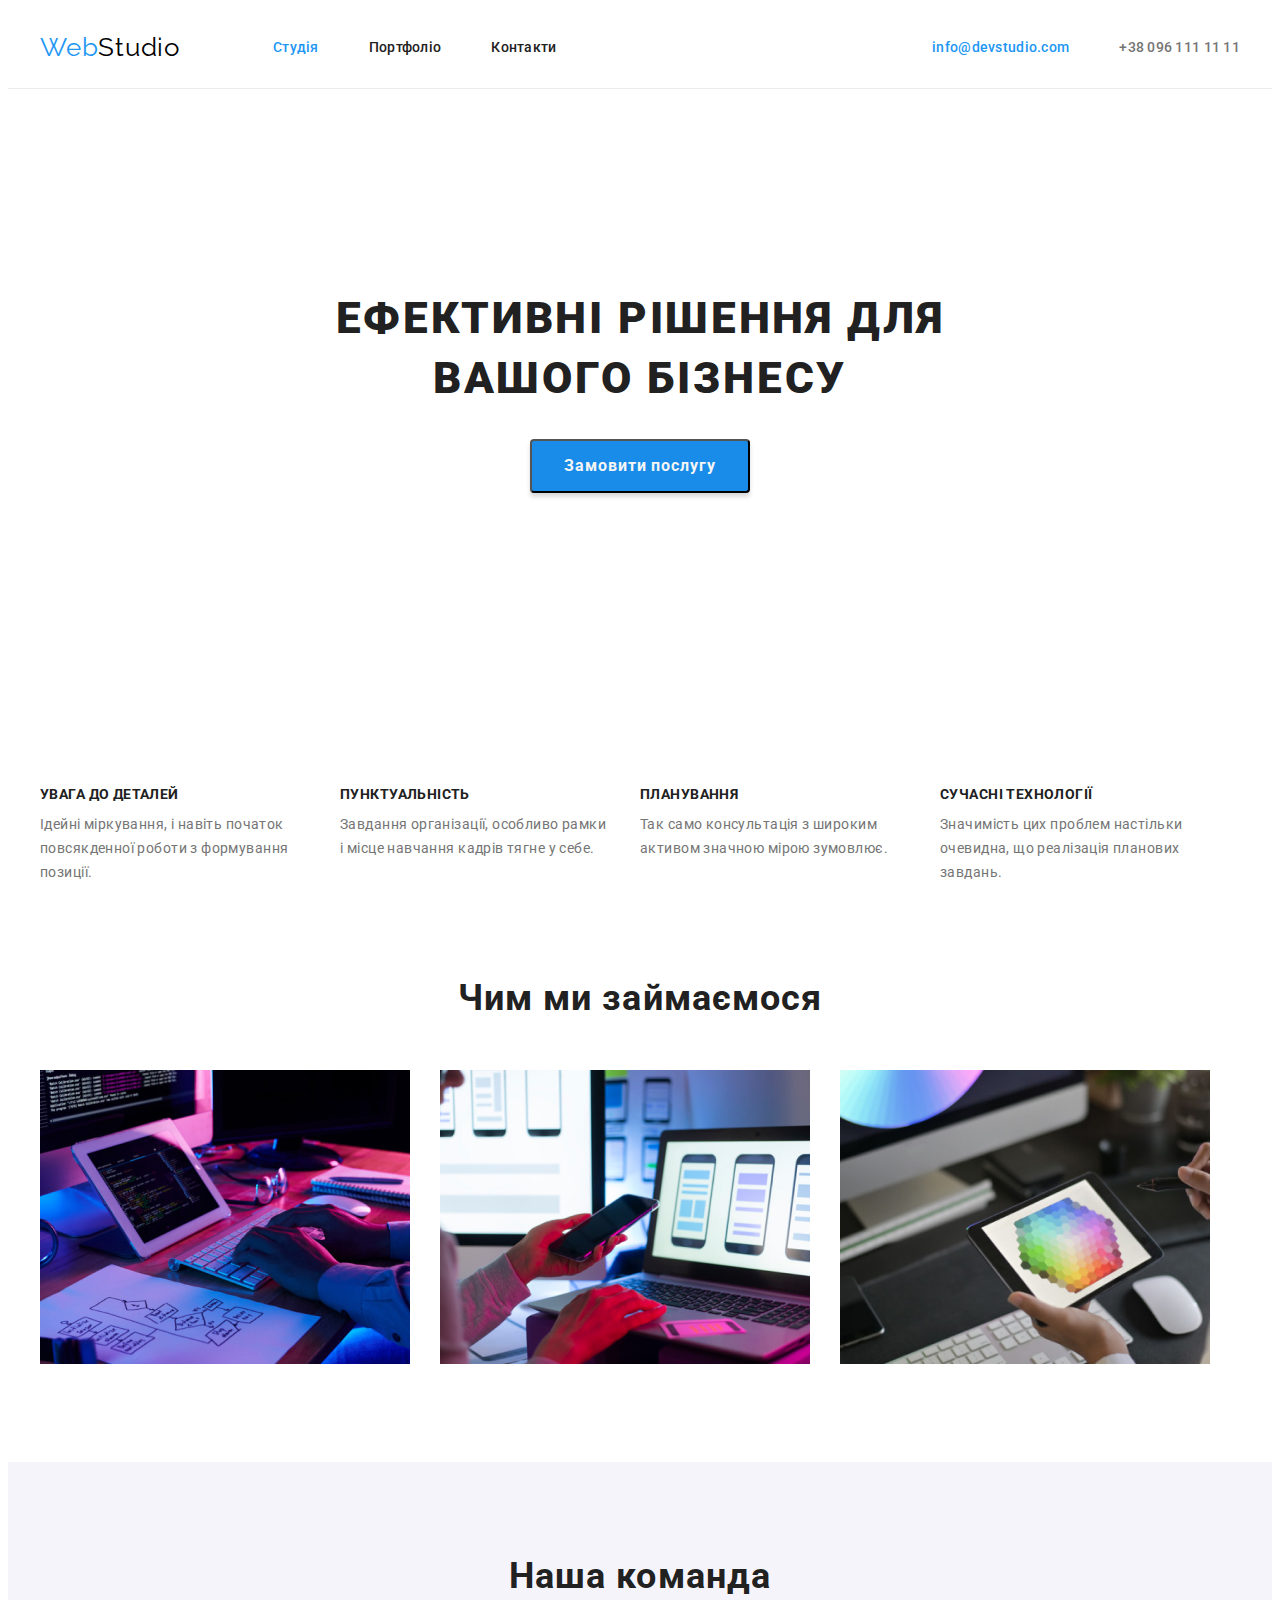
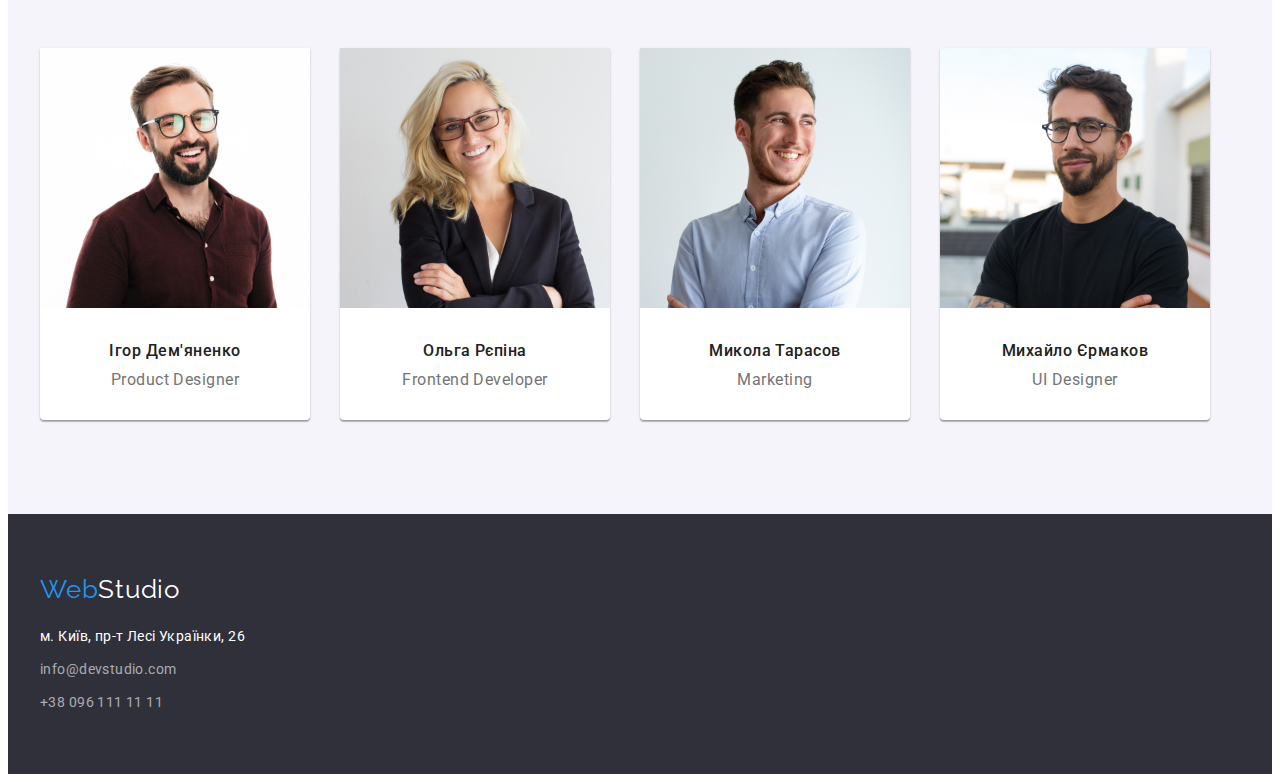
<file: index.html>
<!DOCTYPE html>
<html lang="en">
  <head>
    <meta charset="UTF-8" />
    <meta http-equiv="X-UA-Compatible" content="IE=edge" />
    <meta name="viewport" content="width=device-width, initial-scale=1.0" />
    <title>Головна</title>
    <link rel="preconnect" href="https://fonts.googleapis.com" />
    <link rel="preconnect" href="https://fonts.gstatic.com" crossorigin />
    <link
      href="https://fonts.googleapis.com/css2?family=Raleway:wght@700&family=Roboto:wght@400;500;700;900&display=swap"
      rel="stylesheet"
    />
    <link
      rel="stylesheet"
      href="https://cdnjs.cloudflare.com/ajax/libs/modern-normalize/1.1.0/modern-normalize.min.css"
      integrity="sha512-wpPYUAdjBVSE4KJnH1VR1HeZfpl1ub8YT/NKx4PuQ5NmX2tKuGu6U/JRp5y+Y8XG2tV+wKQpNHVUX03MfMFn9Q=="
      crossorigin="anonymous"
      referrerpolicy="no-referrer"
    />
    <link rel="stylesheet" href="css/style.css" />
  </head>
  <body>
    <!--Шапка сайта-->
    <header class="border">
      <div class="container main-nav">
        <a href="#" class="logo-link">
          Web<span class="logo-span">Studio</span></a
        >
        <nav>
          <ul class="site-nav">
            <li class="item"><a class="link current" href="#">Студія</a></li>
            <li class="item">
              <a class="link" href="./portfolio.html">Портфоліо</a>
            </li>
            <li class="item"><a class="link" href="#">Контакти</a></li>
          </ul>
        </nav>
        <ul class="top-address">
          <li class="item">
            <a class="link current" href="mailto:info@devstudio.com"
              >info@devstudio.com</a
            >
          </li>
          <li>
            <a class="link" href="tel:+380961111111">+38 096 111 11 11</a>
          </li>
        </ul>
      </div>      
    </header>
    <main>   
      <!--Герой-->
      <section class="hero">
        <div class="container">
          <h1 class="hero-title">
            Ефективні рішення для <br />
            вашого бізнесу
          </h1>
          <button class="btn" type="button">Замовити послугу</button>
        </div>
      </section>
      <!--Особливості-->
      <section class="feature">
        <div class="container">
          <h2 class="visually-hidden">Особливості</h2>
          <ul class="list">
            <li class="feature-item">
              <h3 class="title">УВАГА ДО ДЕТАЛЕЙ</h3>
              <p class="text">
                Ідейні міркування, і навіть початок повсякденної роботи з
                формування позиції.
              </p>
            </li>
            <li class="feature-item">
              <h3 class="title">ПУНКТУАЛЬНІСТЬ</h3>
              <p class="text">
                Завдання організації, особливо рамки і місце навчання кадрів
                тягне у себе.
              </p>
            </li>
            <li class="feature-item">
              <h3 class="title">ПЛАНУВАННЯ</h3>
              <p class="text">
                Так само консультація з широким активом значною мірою зумовлює.
              </p>
            </li>
            <li class="feature-item">
              <h3 class="title">СУЧАСНІ ТЕХНОЛОГІЇ</h3>
              <p class="text">
                Значимість цих проблем настільки очевидна, що реалізація
                планових завдань.
              </p>
            </li>
          </ul>
        </div>
      </section>
      <!--Чим займаемося-->
      <section class="section">
        <div class="container">
          <h2 class="section-title">Чим ми займаємося</h2>
          <ul class="list">
            <li class="section-item">
              <a class="section-link" href="#">
                <img src="./img/close-up.jpg" alt="close-up" width="370"
              /></a>
            </li>
            <li class="section-item">
              <a class="section-link" href="#">
                <img
                  src="./img/web-ui-designers.jpg"
                  alt="web-ui-designers"
                  width="370"
                />
              </a>
            </li>
            <li class="section-item">
              <a class="section-link" href="#">
                <img src="./img/artist-web.jpg" alt="artist-web" width="370" />
              </a>
            </li>
          </ul>
        </div>
      </section>
      <!--Наша команда-->
      <section class="command">
        <div class="container">
          <h2 class="title">Наша команда</h2>
          <ul class="list">
            <li class="command-item">
              <a class="command-link" href="#">                
                <img src="./img/photo-igor.jpg" alt="photo-igor" width="270" />
                <div class="command-card">
                <h3 class="name">Ігор Дем'яненко</h3>
                <p class="profession">Product Designer</p>
                </div>
              </a>
            </li>
            <li class="command-item">
              <a class="command-link" href="#">
                <img src="./img/photo-olga.jpg" alt="photo-olga" width="270" />
                <div class="command-card">
                <h3 class="name">Ольга Рєпіна</h3>
                <p class="profession">Frontend Developer</p>
                </div>
              </a>
            </li>
            <li class="command-item">
              <a class="command-link" href="#">
                <img
                  src="./img/photo-mukola.jpg"
                  alt="photo-mukola"
                  width="270"
                />
                <div class="command-card">
                <h3 class="name">Микола Тарасов</h3>
                <p class="profession">Marketing</p>
                </div>
              </a>
            </li>
            <li class="command-item">
              <a class="command-link" href="#">
                <img
                  src="./img/photo-mihailo.jpg"
                  alt="photo-mihailo"
                  width="270"
                />
                <div class="command-card">
                <h3 class="name">Михайло Єрмаков</h3>
                <p class="profession">UI Designer</p>
                </div>
              </a>
            </li>
          </ul>
        </div>
      </section>
    </main>
    <!--Підвал-->
    <footer class="address-footer">
      <div class="container">
        <a href="#" class="logo-link">
          Web<span class="logo-span">Studio</span></a>
        <address>
          <ul class="address">
            <li class="item-text">
              <a
                class="link"
                target="_blank"
                href="https://goo.gl/maps/rWDVabsa2ufEebZV9"
                >м. Київ, пр-т Лесі Українки, 26</a
              >
            </li>
            <li class="item">
              <a class="link" href="mailto:info@devstudio.com"
                >info@devstudio.com</a
              >
            </li>
            <li class="item">
              <a class="link" href="tel:+380961111111">+38 096 111 11 11</a>
            </li>
          </ul>
        </address>
      </div>
    </footer>
  </body>
</html>
</file>
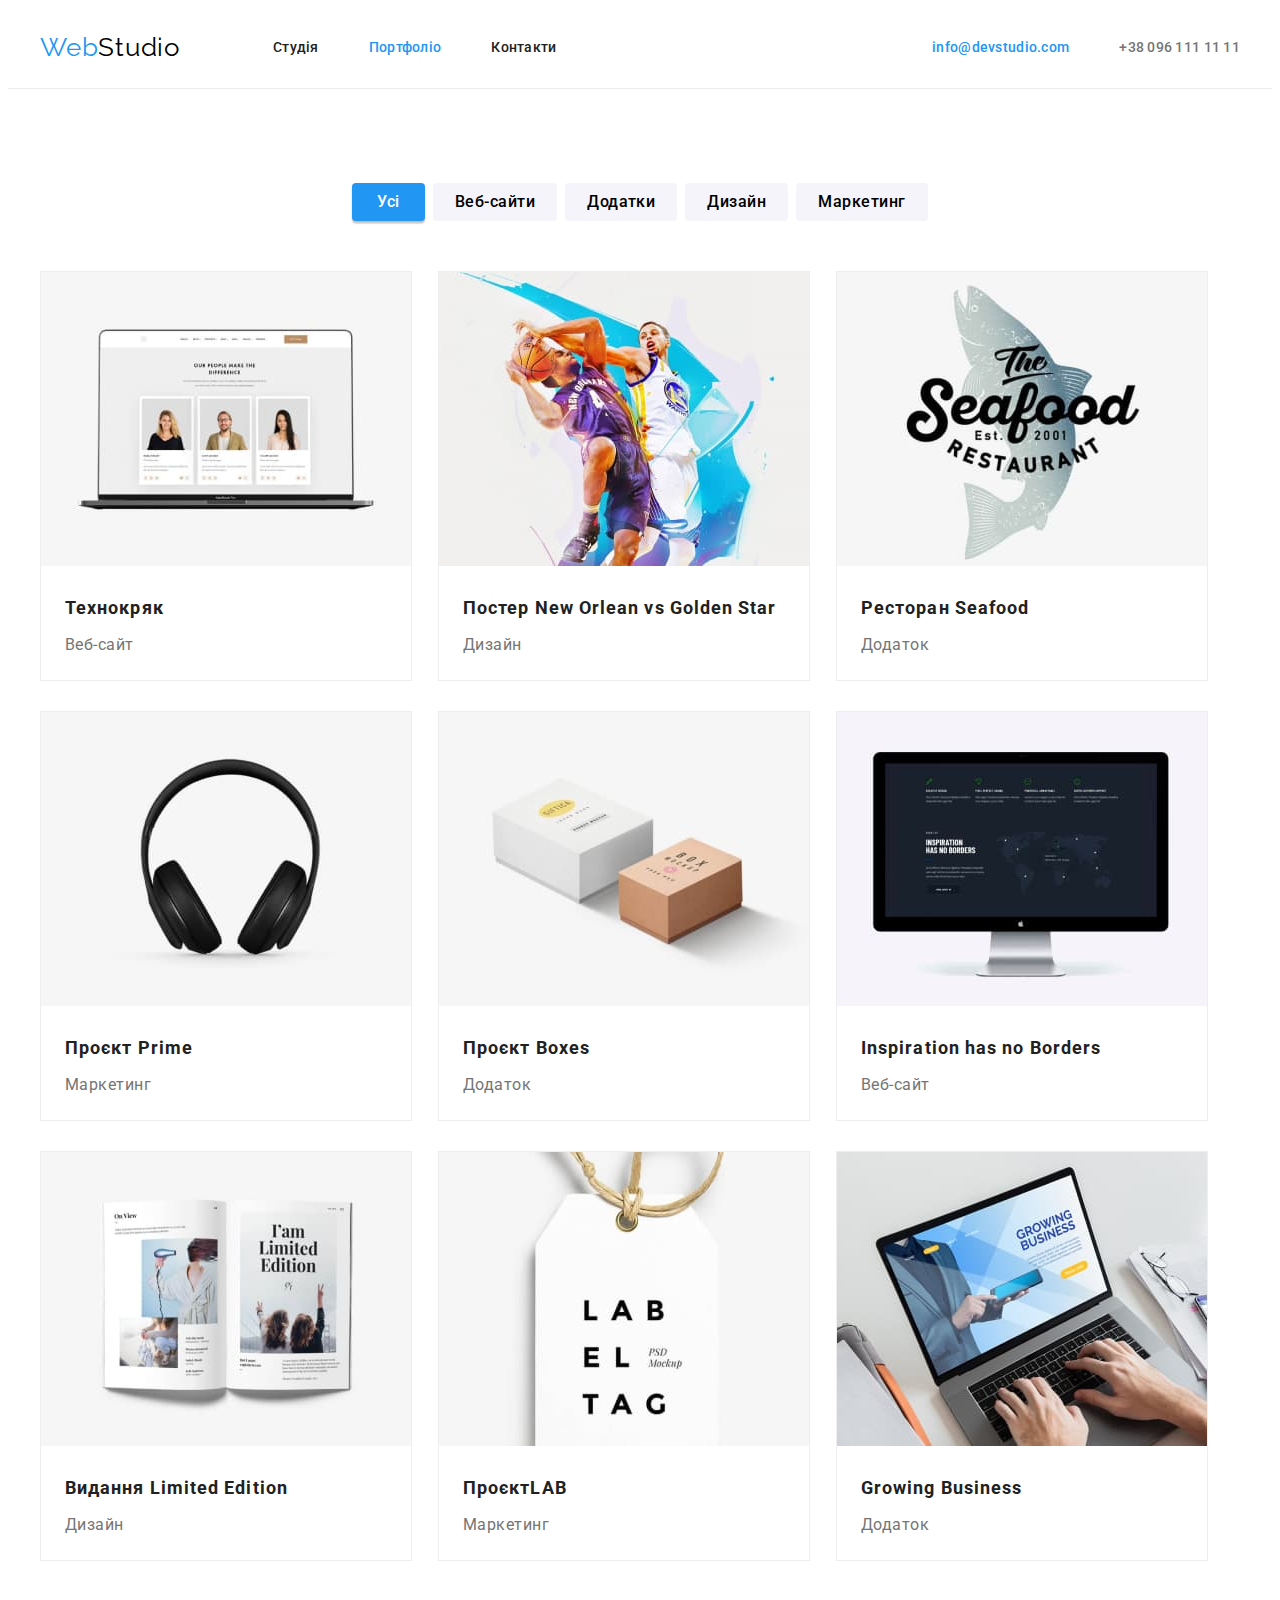
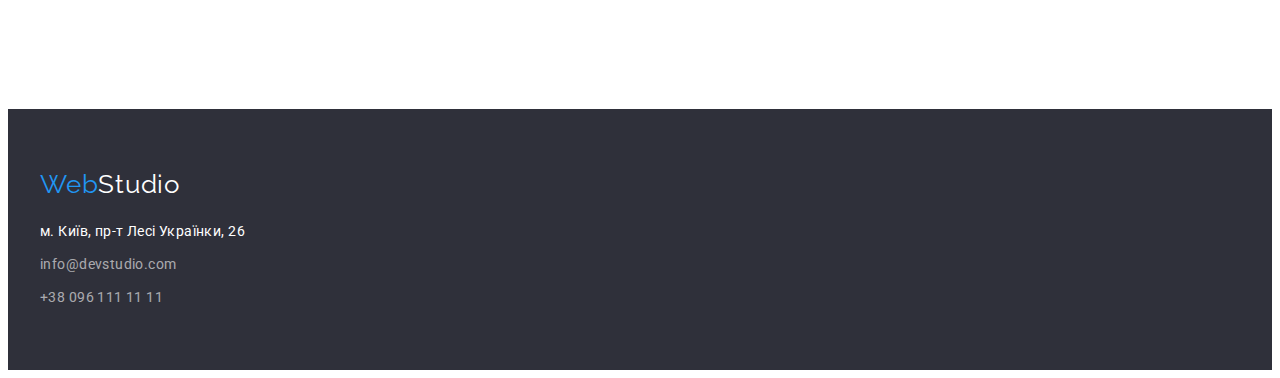
<file: portfolio.html>
<!DOCTYPE html>
<html lang="en">
  <head>
    <meta charset="UTF-8" />
    <meta http-equiv="X-UA-Compatible" content="IE=edge" />
    <meta name="viewport" content="width=device-width, initial-scale=1.0" />
    <title>Портфоліо</title>
    <link rel="preconnect" href="https://fonts.googleapis.com" />
    <link rel="preconnect" href="https://fonts.gstatic.com" crossorigin />
    <link
      href="https://fonts.googleapis.com/css2?family=Raleway:wght@700&family=Roboto:wght@400;500;700;900&display=swap"
      rel="stylesheet"
    />
    <link
      rel="stylesheet"
      href="https://cdnjs.cloudflare.com/ajax/libs/modern-normalize/1.1.0/modern-normalize.min.css"
      integrity="sha512-wpPYUAdjBVSE4KJnH1VR1HeZfpl1ub8YT/NKx4PuQ5NmX2tKuGu6U/JRp5y+Y8XG2tV+wKQpNHVUX03MfMFn9Q=="
      crossorigin="anonymous"
      referrerpolicy="no-referrer"
    />
    <link rel="stylesheet" href="css/style.css" />
  </head>
  <body>
    <!--Шапка сайта-->
    <header class="border">
      <div class="container main-nav">
        <a href="#" class="logo-link">
          Web<span class="logo-span">Studio</span></a
        >
        <nav>
          <ul class="site-nav">
            <li class="item"><a class="link" href="index.html">Студія</a></li>
            <li class="item"><a class="link current" href="./portfolio.html">Портфоліо</a></li>
            <li class="item"><a class="link" href="#">Контакти</a></li>
          </ul>
        </nav>
        <ul class="top-address">
          <li class="item">
            <a class="link current" href="mailto:info@devstudio.com"
              >info@devstudio.com</a
            >
          </li>
          <li>
            <a class="link" href="tel:+380961111111">+38 096 111 11 11</a>
          </li>
        </ul>
      </div>
      <!-- top line -->      
    </header>
    <main>      
      <!-- filter -->
      <section class="filter">
        <div class="container">
          <h1 class="visually-hidden">Наші проекти</h1>
          <ul class="list">
            <li class="items">
              <button class="item current" type="button">Усі</button>
            </li>
            <li class="items">
              <button class="item" type="button">Веб-сайти</button>
            </li>
            <li class="items">
              <button class="item" type="button">Додатки</button>
            </li>
            <li class="items">
              <button class="item" type="button">Дизайн</button>
            </li>
            <li class="items">
              <button class="item" type="button">Маркетинг</button>
            </li>
          </ul>        
        <!-- gallery -->        
          <ul class="gallery-list">
            <li class="item">
              <a class="link" href="">
                <img
                  class="no-gap"
                  src="img/leptop.jpg"
                  alt="leptop"
                  width="370"
                  height="294"
                />
                <div class="card-text">
                  <h2 class="title">Технокряк</h2>
                  <p class="text">Веб-сайт</p>
                </div>
              </a>
            </li>
            <li class="item">
              <a class="link" href="">
                <img
                  class="no-gap"
                  src="img/games.jpg"
                  alt="games"
                  width="370"
                  height="294"
                />
                <div class="card-text">
                  <h2 class="title">
                    Постер <span lang="en">New Orlean vs Golden Star</span>
                  </h2>
                  <p class="text">Дизайн</p>
                </div>
              </a>
            </li>
            <li class="item">
              <a class="link" href="">
                <img
                  class="no-gap"
                  src="img/restaurant.jpg"
                  alt="restauran"
                  width="370"
                  height="294"
                />
                <div class="card-text">
                  <h2 class="title">Ресторан <span lang="en">Seafood</span></h2>
                  <p class="text">Додаток</p>
                </div>
              </a>
            </li>
            <li class="item">
              <a class="link" href="">
                <img
                  class="no-gap"
                  src="img/headphones.jpg"
                  alt="headphones"
                  width="370"
                  height="294"
                />
                <div class="card-text">
                  <h2 class="title">Проєкт <span lang="en">Prime</span></h2>
                  <p class="text">Маркетинг</p>
                </div>
              </a>
            </li>
            <li class="item">
              <a class="link" href="">
                <img
                  class="no-gap"
                  src="img/boxes.jpg"
                  alt="boxes"
                  width="370"
                  height="294"
                />
                <div class="card-text">
                  <h2 class="title">Проєкт <span lang="en">Boxes</span></h2>
                  <p class="text">Додаток</p>
                </div>
              </a>
            </li>
            <li class="item">
              <a class="link" href="">
                <img
                  class="no-gap"
                  src="img/websait.jpg"
                  alt="websait"
                  width="370"
                  height="294"
                />
                <div class="card-text">
                  <h2 class="title">Inspiration has no Borders</h2>
                  <p class="text">Веб-сайт</p>
                </div>
              </a>
            </li>
            <li class="item">
              <a class="link" href="">
                <img
                  class="no-gap"
                  src="img/edition.jpg"
                  alt="edition"
                  width="370"
                  height="294"
                />
                <div class="card-text">
                  <h2 class="title">
                    Видання <span lang="en">Limited Edition</span>
                  </h2>
                  <p class="text">Дизайн</p>
                </div>
              </a>
            </li>
            <li class="item">
              <a class="link" href="">
                <img
                  class="no-gap"
                  src="img/label.jpg"
                  alt="label"
                  width="370"
                  height="294"
                />
                <div class="card-text">
                  <h2 class="title">Проєкт<span lang="en">LAB</span></h2>
                  <p class="text">Маркетинг</p>
                </div>
              </a>
            </li>
            <li class="item">
              <a class="link" href="">
                <img
                  class="no-gap"
                  src="img/business.jpg"
                  alt="business"
                  width="370"
                  height="294"
                />
                <div class="card-text">
                  <h2 class="title">Growing Business</h2>
                  <p class="text">Додаток</p>
                </div>
              </a>
            </li>
          </ul>
        </div>
      </section>
    </main>

    <!--Підвал-->
    <footer class="address-footer">
      <div class="container">
        <a href="#" class="logo-link">
          Web<span class="logo-span">Studio</span></a
        >
        <address>
          <ul class="address">
            <li class="item-text">
              <a
                class="link"
                target="_blank"
                href="https://goo.gl/maps/rWDVabsa2ufEebZV9"
                >м. Київ, пр-т Лесі Українки, 26</a
              >
            </li>
            <li class="item">
              <a class="link" href="mailto:info@devstudio.com"
                >info@devstudio.com</a
              >
            </li>
            <li class="item">
              <a class="link" href="tel:+380961111111">+38 096 111 11 11</a>
            </li>
          </ul>
        </address>
      </div>
    </footer>
  </body>
</html>
</file>
<file: css/style.css>
/*Осн колір тексту #212121
 
другий колір тексту #757575

білий #FFFFFF

акцент синій #2196F3

фон перший #F5F5F5

фон другий #F5F4FA

*/
:root {
  --primary-text-color: #757575;
  --title-text-color: #212121;
  --accent-color: #2196f3;
  --default-color: #188ce8;
  --primari-bg-color: #f5f5f5;
}

h1,
h2,
h3,
h4,
h5,
h6,
p {
  margin-top: 0;
  margin-bottom: 0;
}

a {

  text-decoration: none;
  color: currentColor;
}

ul,
ol {
  margin: 0;
  padding-left: 0;
  list-style: none;
}

button {
  cursor: pointer;
}

body {
  font-family: Roboto, sans-serif;
  font-style: normal;
   
  color: var(--title-text-color);
}

address {
  font-style: normal;
}

/* -----container----- */

.container {
  margin: 0 auto;
  width: 1200px;
  padding-left: 15px;
  padding-right: 15px;
  /* outline: 2px solid tomato; */
}

/* logo */

.logo-link {
  margin-right: 93px;
  padding-top: 24px;
  padding-bottom: 25px;

  font-family: "Raleway", sans-serif;
  font-size: 26px;
  line-height: 1.19;
  letter-spacing: 0.03em;
  text-decoration: none;

  color: var(--accent-color);
}

.logo-span {
  color: #000000;
}

.address-footer .logo-span {
  color: #ffffff;
}

/* nav */

.main-nav {
  display: flex;
  align-items: center;
}

.site-nav,
.site-nav .link {
  text-decoration: none;
  list-style: none;
}

.site-nav {
  display: flex;
}

.site-nav .item:not(:last-child) {
  margin-right: 50px;
}

.site-nav .link {
  padding: 32px 0;
  color: var(--title-text-color);
}

.site-nav .link.current {
  color: var(--accent-color);
}

.site-nav .link:hover,
.site-nav .link:focus,
.top-address .link:hover,
.top-address .link:focus {
  color: var(--accent-color);
}

/* top-address */

.top-address .link.current {
  color: var(--accent-color);
}

.site-nav,
.top-address {
  font-weight: 500;
  font-size: 14px;
  line-height: 1.14;
  letter-spacing: 0.02em;

  cursor: pointer;
  list-style: none;
}

.top-address {
  display: flex;
  margin-left: auto;
}

.top-address .item:not(:last-child) {
  margin-right: 50px;
}

.top-address .link {
  padding: 32px 0;

  color: var(--primary-text-color);
}
.border{
  border-bottom:  1px solid #ECECEC;
}

/* main */

/* hero */
.hero {
  text-align: center;
  padding-top: 200px;
  padding-bottom: 200px;
}

.hero-title {  
  margin-bottom: 30px;

  font-weight: 900;
  font-size: 44px;
  line-height: 1.36;
  letter-spacing: 0.06em;
  text-transform: uppercase;
}

/* button */

.btn {
  min-width: 216px;
  
  padding: 10px 32px;
  box-shadow: 0px 4px 4px rgba(0, 0, 0, 0.15);
  border-radius: 4px;

  font-family: "Roboto", sans-serif;
  font-weight: 700;
  font-size: 16px;
  line-height: 1.88;
  text-align: center;
  letter-spacing: 0.06em;

  color: var(--primari-bg-color);
  background-color: var(--default-color);
}

.btn:hover,
.btn:focus {
  background-color: var(--accent-color);
}

.btn:active {
  background-color: var(--primari-bg-color);
  color: var(--default-color);
}

/* feature */

.feature{
padding-top: 94px;
}

.visually-hidden {
  position: absolute;
  white-space: nowrap;
  width: 1px;
  height: 1px;
  overflow: hidden;
  border: 0;
  padding: 0;
  clip: rect(0 0 0 0);
  clip-path: inset(50%);
  margin: -1px;
}

.feature .list {
  display: flex;
  flex-wrap: wrap;
  
}

.feature-item {
  width: 270px;
}

.feature-item:not(:last-child) {
  margin-right: 30px;
}

.feature .title {
  margin-bottom: 10px;

  font-weight: 700;
  font-size: 14px;
  line-height: 1.14;
  letter-spacing: 0.03em;
  text-transform: uppercase;
}

.feature .text {
  font-size: 14px;
  line-height: 1.71;
  letter-spacing: 0.03em;

  color: var(--primary-text-color);
}

/* section works */

.section{
padding-bottom: 94px;
padding-top: 94px;
}

.section .list {
  display: flex;
  list-style: none;
 
}


.section-item:not(:last-child) {
  margin-right: 30px;
}

.section-title {  
  margin-bottom: 50px;

  font-weight: 700;
  font-size: 36px;
  line-height: 1.16;
  text-align: center;
  letter-spacing: 0.03em;
}

/* section-command */


.command {
  background: #f5f4fa;
  padding-bottom: 94px;
  padding-top: 94px;
}

.command .list,
.command-link {
  list-style: none;
  text-decoration: none;
}

.command .list {
  display: flex;
  
}
.command-item:not(:last-child) {
  margin-right: 30px;
}

.command .title {  
  margin-bottom: 50px;

  font-weight: 700;
  font-size: 36px;
  line-height: 1.16;
  text-align: center;
  letter-spacing: 0.03em;
}
.command-item{
  background: #ffffff;

  box-shadow: 0px 1px 3px rgba(0, 0, 0, 0.12), 0px 1px 1px rgba(0, 0, 0, 0.14),
    0px 2px 1px rgba(0, 0, 0, 0.2);
  border-radius: 0px 0px 4px 4px;
}

.command-link .name {  

  font-weight: 500;
  font-size: 16px;
  line-height: 1.18;
  letter-spacing: 0.03em;
  text-align: center;

  margin-bottom: 10px;

  color: var(--title-text-color);
}

.command-link .profession {
  font-size: 16px;
  line-height: 1.18;
  letter-spacing: 0.03em;
  text-align: center;  

  color: var(--primary-text-color);
}
.command-card{
  padding-top: 30px;
  padding-bottom: 30px;
  
}

/* address */
.address-footer {
  padding-top: 60px;
  padding-bottom: 60px;
}

 .logo-link {
  display: block;  
}
.address-footer .logo-link{
  padding:0 ;
  margin-bottom: 20px;
}

.address-footer {  
  background: #2f303a;
}

.address .item-text,
.address .item:not(:last-child){
  margin-bottom: 9px;
}

.address .item-text .link {
  color: #ffffff;
}

.address .link {
  font-style: normal;
  font-size: 14px;
  line-height: 1.71;
  letter-spacing: 0.03em;

  color: rgba(255, 255, 255, 0.6);
}


/* ------Portfolio ------ */

/* filter */

.filter{
  padding-top: 94px;
  padding-bottom: 34px;
}

.filter .list {
  display: flex;
  justify-content: center;
  margin-bottom: 50px;
}

.filter .list .items:not(:last-child) {
  margin-right: 8px;
}

.filter .list .item {
  padding: 6px 22px;
  border: none;

  font-family: "Roboto", sans-serif;
  font-weight: 500;
  font-size: 16px;
  line-height: 1.62;
  letter-spacing: 0.03em;

  background: #f5f4fa;
  border-radius: 4px;
}

.list .item.current {
  border: none;
  padding: 6px 25px;

  box-shadow: 0px 3px 1px rgba(0, 0, 0, 0.1), 0px 1px 2px rgba(0, 0, 0, 0.08),
    0px 2px 2px rgba(0, 0, 0, 0.12);
  border-radius: 4px;

  background-color: var(--accent-color);
  color: #ffffff;
}

.list .item:hover,
.list .item:focus {
  background-color: var(--accent-color);
  color: var(--primari-bg-color);
}

/* gallery */

.gallery-list {
  display: flex;
  flex-wrap: wrap;
}

.gallery-list .item {  
  margin-bottom: 30px;
  margin-right: 26px;

  background: #FFFFFF;
  border: 1px solid #EEEEEE;
}

.gallery-list .item:nth-child(3n) {
  margin-right: 0px;
}

.gallery-list .item:nth-last-child(-n + 3) {
  margin-bottom: 114px;
}


.card-text {
  padding: 20px 24px 20px 24px;
}

.card-text .title {
  font-weight: 700;
  font-size: 18px;
  line-height: 2;
  letter-spacing: 0.06em;

  color: var(--title-text-color);
}
.card-text .text {
  margin-top: 4px;

  font-size: 16px;
  line-height: 1.88;
  letter-spacing: 0.03em;

  color: var(--primary-text-color);
}
</file>
